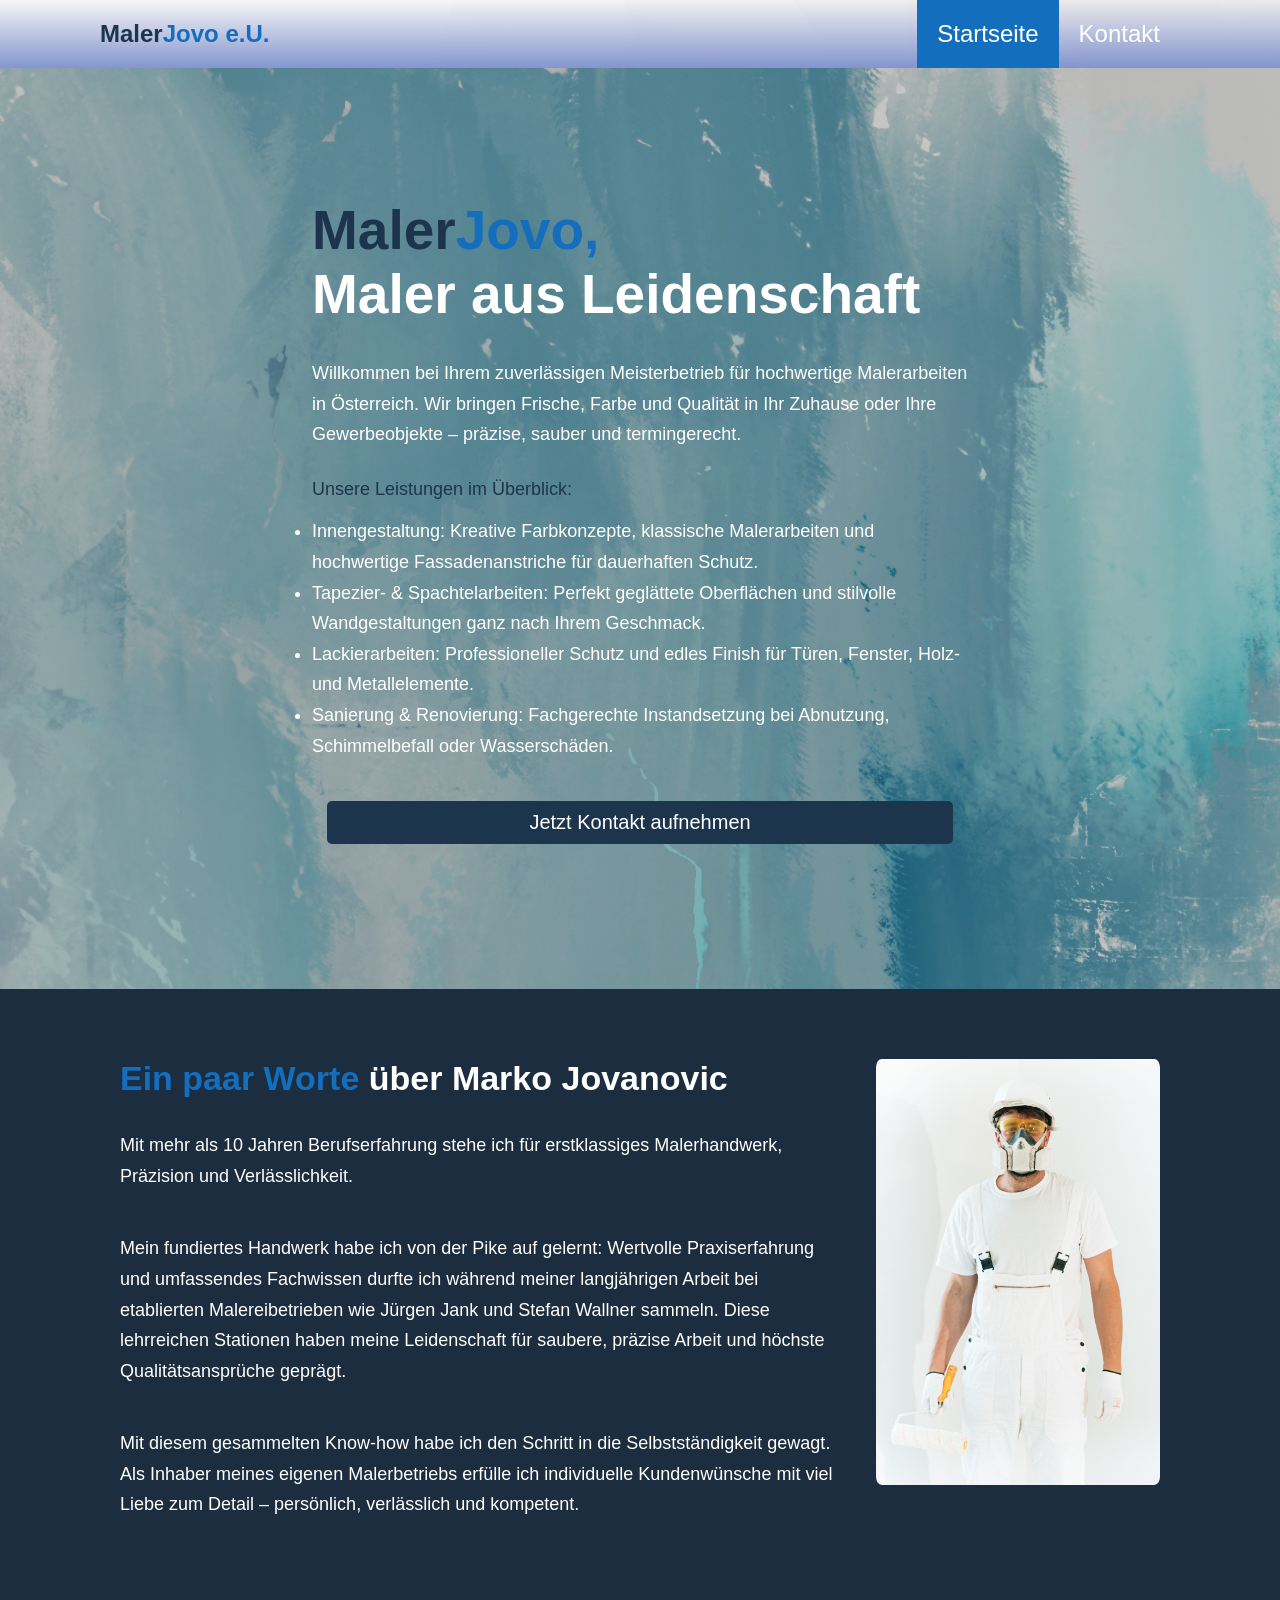
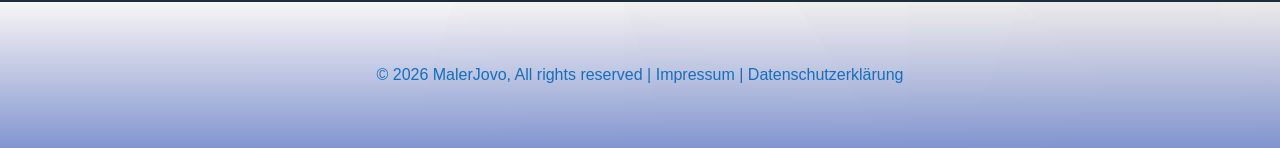
<file: index.html>
<!DOCTYPE html>
<html lang="de">
<head>
    <meta charset="UTF-8">
    <meta name="viewport" content="width=device-width, initial-scale=1.0">
    <meta name="description" content="Hier findest du die Webseite vom Maler Marko Jovanovic">
    <meta name="keywords" content="MalerJovo Webseite">
    <link rel="stylesheet" href="/style.css">
    <title>MalerJovo</title>
</head>
<body>
    <header>
        <nav id="main-nav">
            <div class="standart-container">
                <h1><span class="text-highlighted">Maler</span><span class="text-highlighted2">Jovo e.U.</span></h1>
                <ul>
                    <li><a class="active-page" href="/index.html">Startseite</a></li>
                    <li><a href="/contact.html">Kontakt</a></li>
                </ul>
            </div>
        </nav>

        <div id="welcome">
            <div class="standart-container">
                 <div class="welcome-content">
                    <h2><span class="text-highlighted">Maler</span><span class="text-highlighted2">Jovo,</span><br>Maler aus Leidenschaft</h2>
                    <p>Willkommen bei Ihrem zuverlässigen Meisterbetrieb für hochwertige Malerarbeiten in Österreich. Wir bringen Frische, Farbe und Qualität in Ihr Zuhause oder Ihre Gewerbeobjekte – präzise, sauber und termingerecht.</p>
                    <p><span class="text-highlighted">Unsere Leistungen im Überblick:</span></p>
                    <ul>
                        <li>Innengestaltung: Kreative Farbkonzepte, klassische Malerarbeiten und hochwertige Fassadenanstriche für dauerhaften Schutz.</li>
                        <li>Tapezier- & Spachtelarbeiten: Perfekt geglättete Oberflächen und stilvolle Wandgestaltungen ganz nach Ihrem Geschmack.</li>
                        <li>Lackierarbeiten: Professioneller Schutz und edles Finish für Türen, Fenster, Holz- und Metallelemente.</li> 
                        <li>Sanierung & Renovierung: Fachgerechte Instandsetzung bei Abnutzung, Schimmelbefall oder Wasserschäden.</li>
                    </ul>
                    <a class="btn" href="/contact.html">Jetzt Kontakt aufnehmen</a>
                </div>
               <!--<div class="welcome-img">
                    <img src="/img/pexels-19x14-8481698.jpg" alt="Bild">
                </div>--> 
            </div>
           
        </div>
    </header>
    <section id="about">
        <div class="standart-container">
            <div class="about-content">
                <h2><span class="text-highlighted2">Ein paar Worte</span> über Marko Jovanovic</h2>
                <p>Mit mehr als 10 Jahren Berufserfahrung stehe ich für erstklassiges Malerhandwerk, Präzision und Verlässlichkeit.</p>
                <br>
                <p>Mein fundiertes Handwerk habe ich von der Pike auf gelernt: Wertvolle Praxiserfahrung und umfassendes Fachwissen durfte ich während meiner langjährigen Arbeit bei etablierten Malereibetrieben wie Jürgen Jank und Stefan Wallner sammeln. Diese lehrreichen Stationen haben meine Leidenschaft für saubere, präzise Arbeit und höchste Qualitätsansprüche geprägt.</p>
                <br>
                <p>Mit diesem gesammelten Know-how habe ich den Schritt in die Selbstständigkeit gewagt. Als Inhaber meines eigenen Malerbetriebs erfülle ich individuelle Kundenwünsche mit viel Liebe zum Detail – persönlich, verlässlich und kompetent.</p>
                
            </div>
            <div class="about-img">
                <img src="/img/pexels-shkrabaanthony-4981780.jpg" alt="Profilbild">
            </div>
        </div>

    </section>
    <footer id="main-footer">
        <div class="standart-container">
            <p>&copy; 2026 MalerJovo, All rights reserved | <a href="/contact.html">Impressum</a> | <a href="/contact.html">Datenschutzerklärung</a></p>
        </div>

    </footer>
    
</body>
</html>
</file>
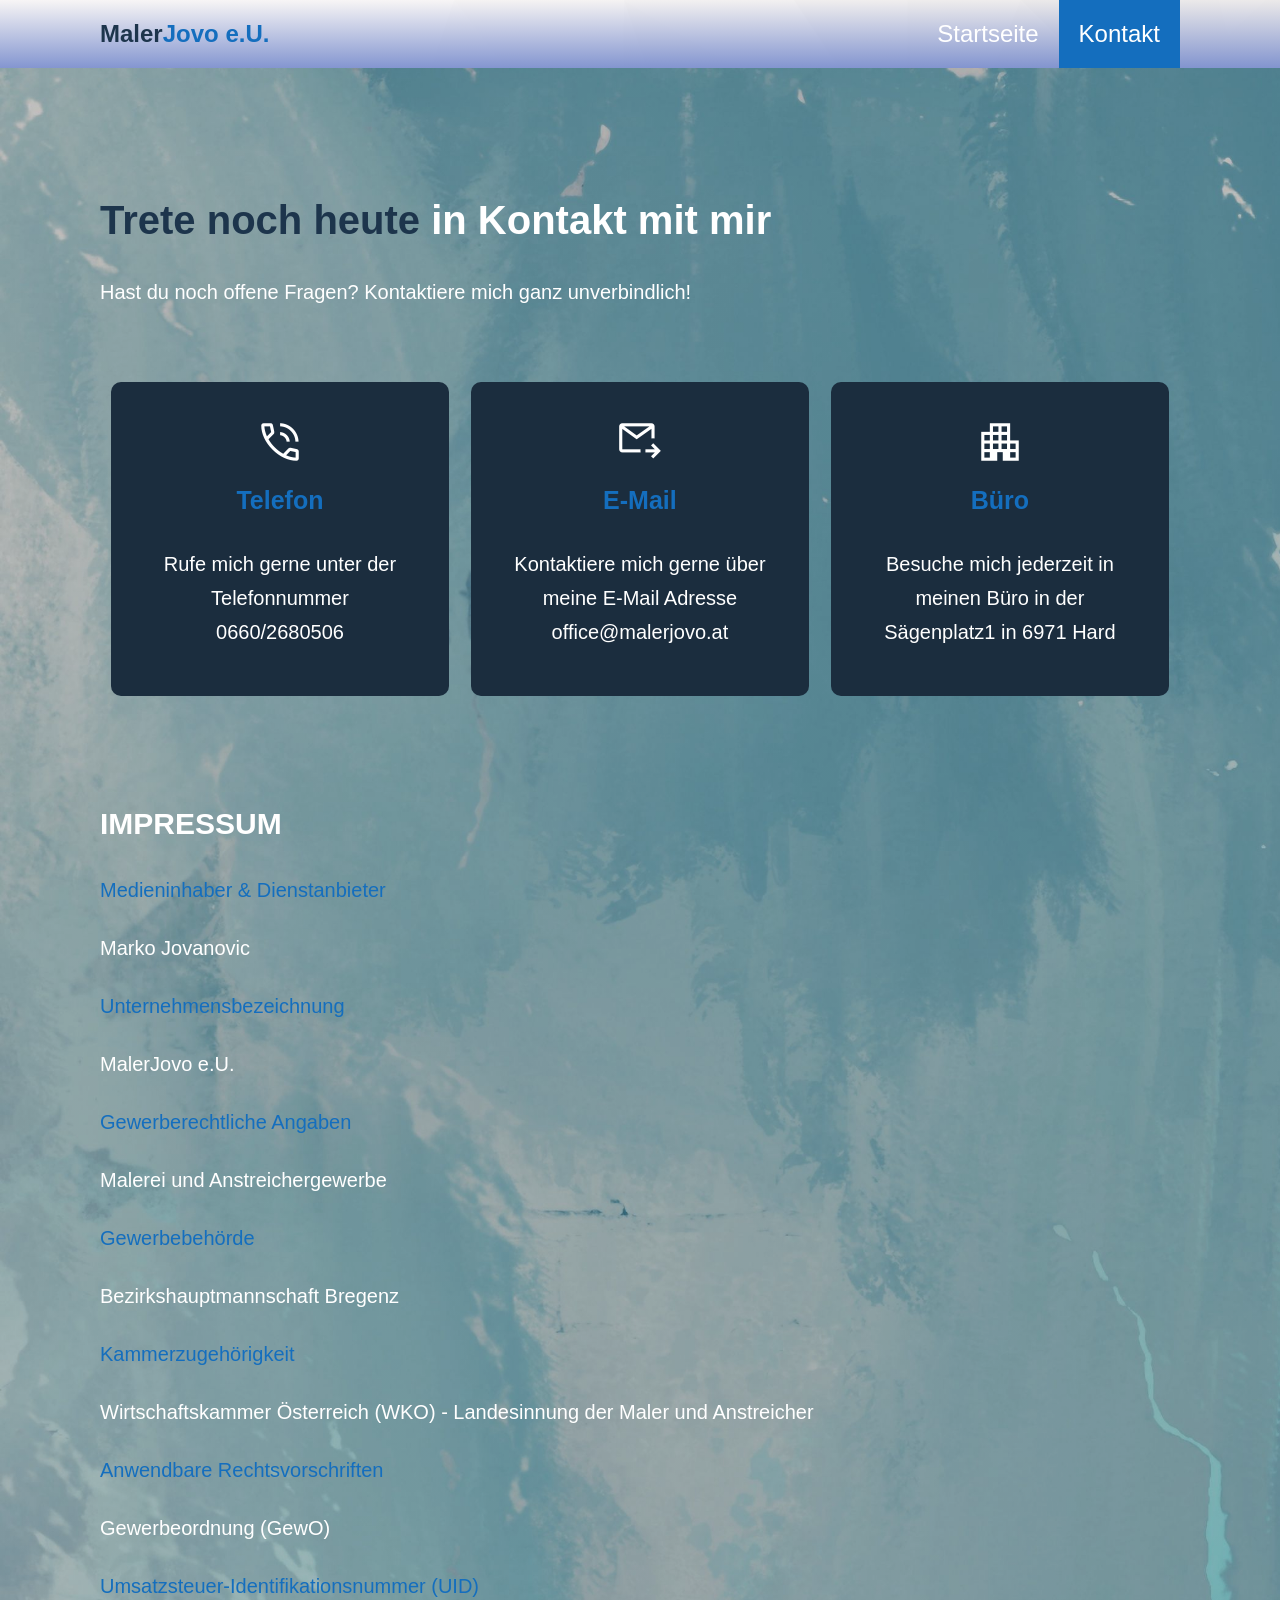
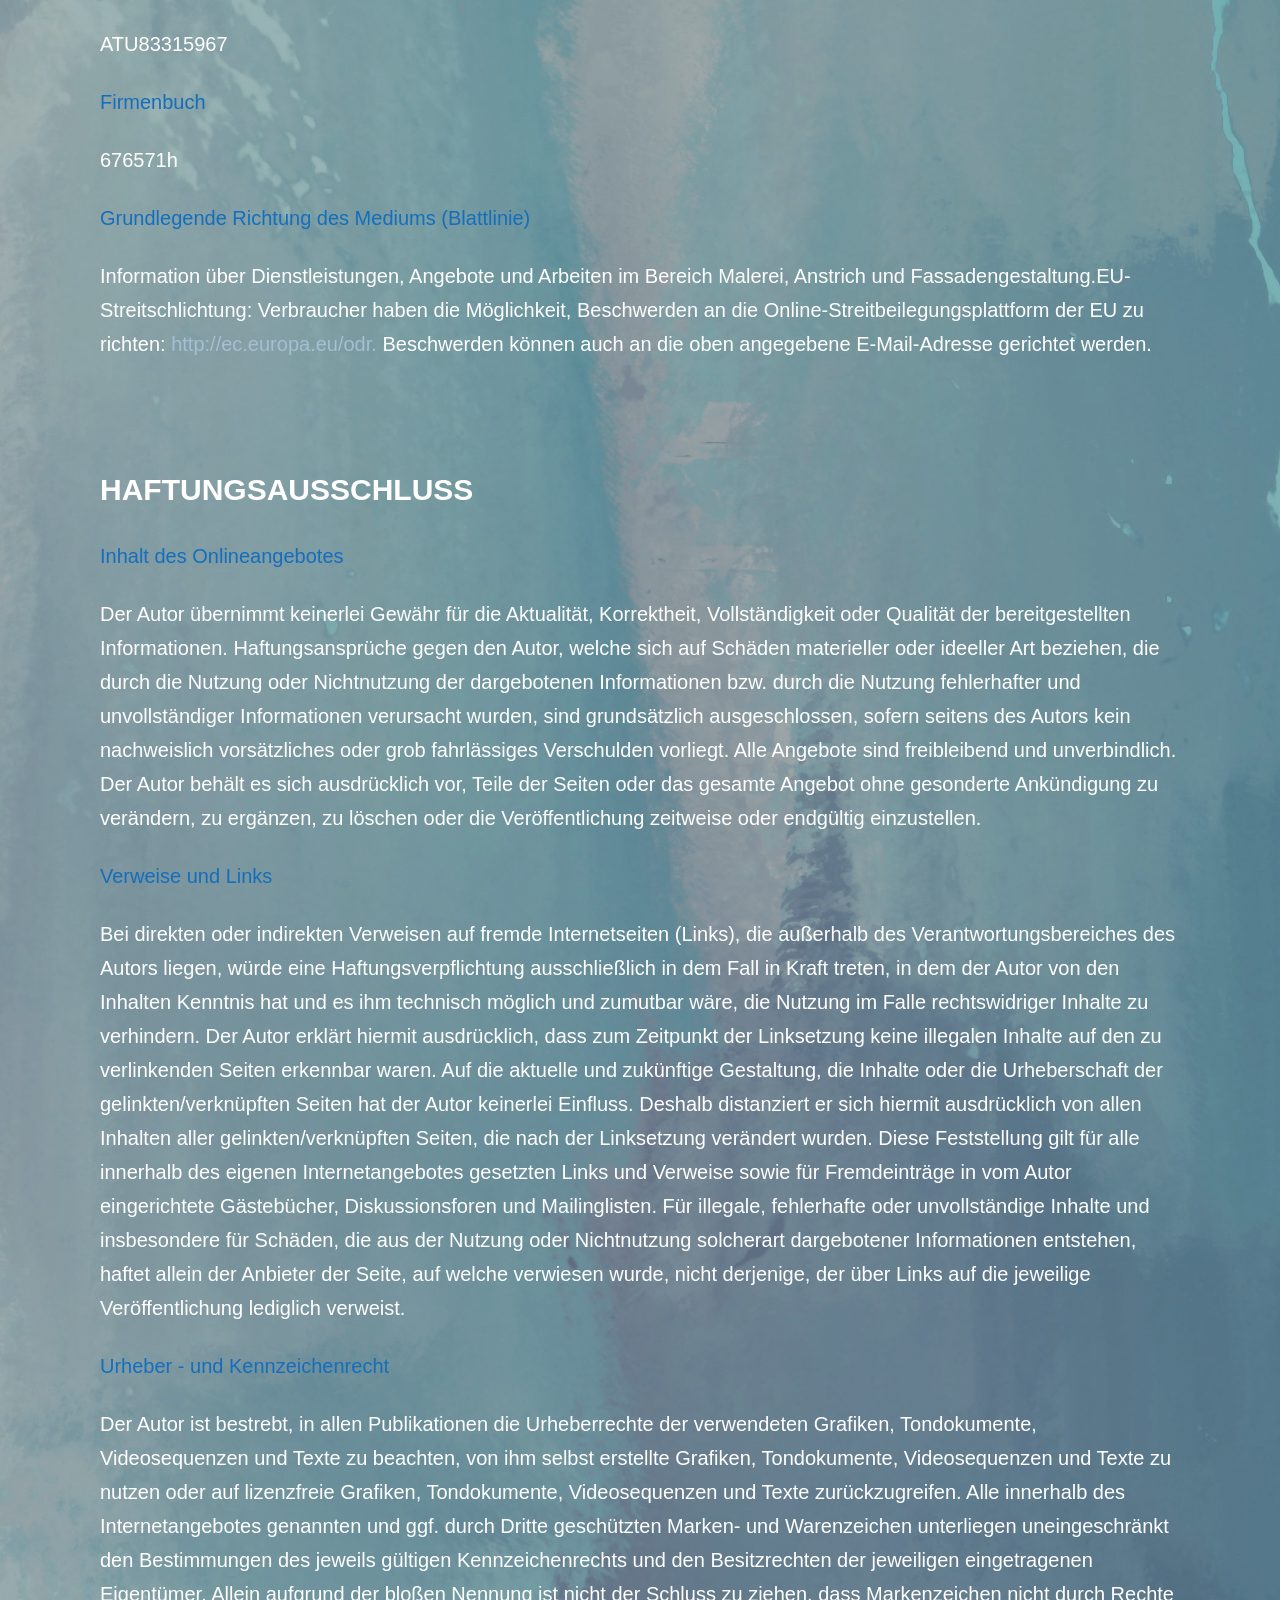
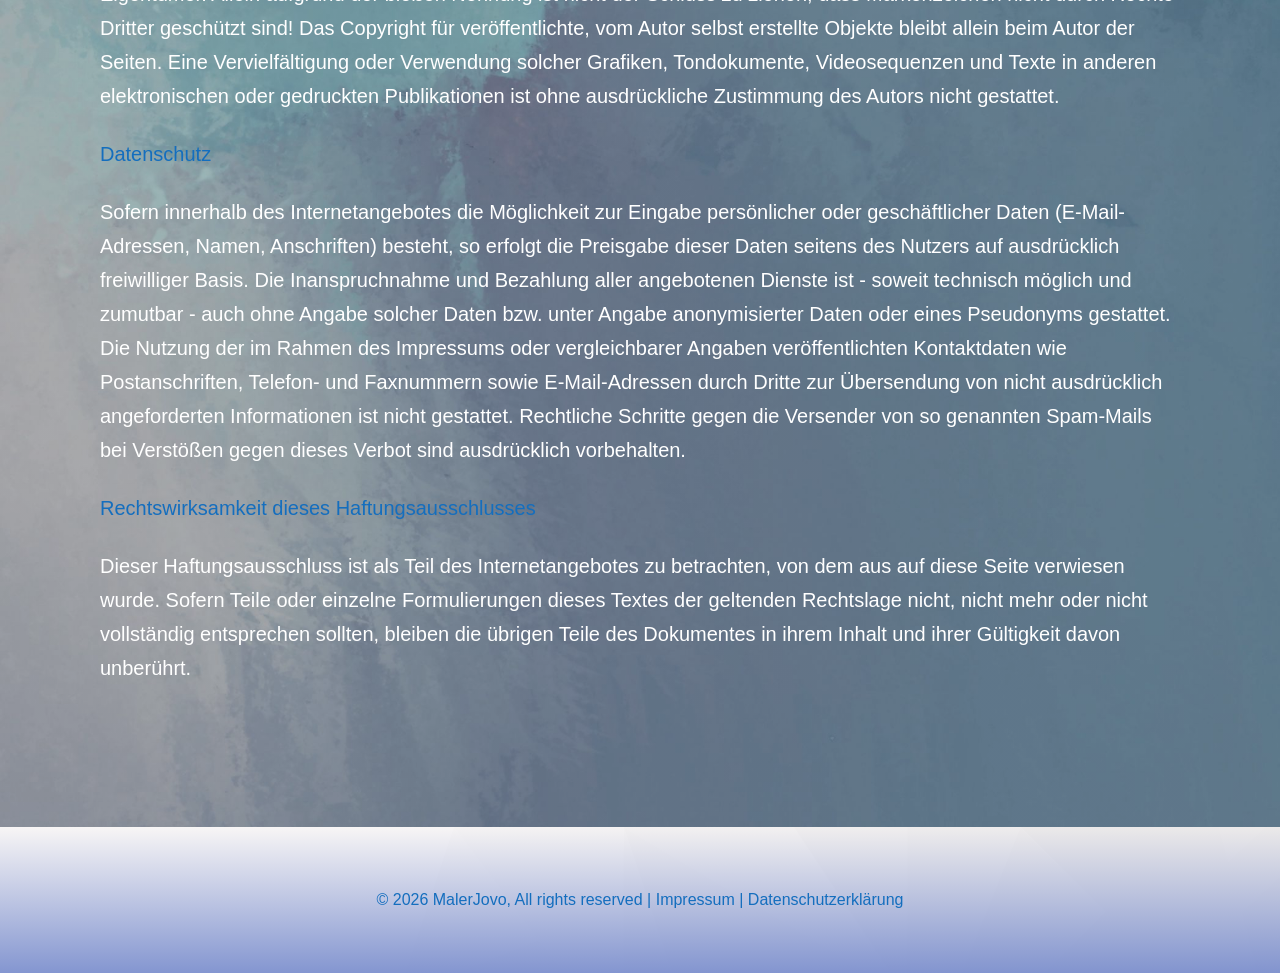
<file: contact.html>
<!DOCTYPE html>
<html lang="de">
<head>
    <meta charset="UTF-8">
    <meta name="viewport" content="width=device-width, initial-scale=1.0">
    <meta name="description" content="Nehme noch heute mit MalerJovo Kontakt auf">
    <meta name="keywords" content="MalerJovo Kontakt">
    <link rel="stylesheet" href="/style.css">
    <link rel="stylesheet" href="https://fonts.googleapis.com/css2?family=Material+Symbols+Outlined:opsz,wght,FILL,GRAD@20..48,100..700,0..1,-50..200&icon_names=apartment" />
    <link rel="stylesheet" href="https://fonts.googleapis.com/css2?family=Material+Symbols+Outlined:opsz,wght,FILL,GRAD@20..48,100..700,0..1,-50..200&icon_names=outgoing_mai" />
    <title>MalerJovo Kontakt</title>
</head>
<body>
    <header>
        <nav id="main-nav">
            <div class="standart-container">
                <h1><span class="text-highlighted">Maler</span><span class="text-highlighted2">Jovo e.U.</span></h1>
                <ul>
                    <li><a href="/index.html">Startseite</a></li>
                    <li><a class="active-page" href="/contact.html">Kontakt</a></li>
                </ul>
            </div>
        </nav>
        </div>
    </header>
    <div id="contact-heading">
        <div class="standart-container">
            <div class="heading-content">
                <h2><span class="text-highlighted">Trete noch heute</span> in Kontakt mit mir</h2>
                <p>Hast du noch offene Fragen? Kontaktiere mich ganz unverbindlich!</p>

                <section id="contact-options">
        <div class="standart-container">
            <div class="contact-option">
                <span class="material-symbols-outlined">phone_in_talk</span>
                <h3>Telefon</h3>
                <p>Rufe mich gerne unter der Telefonnummer 0660/2680506</p>
            </div>
            <div class="contact-option">
                <span class="material-symbols-outlined">outgoing_mail</span>
                <h3>E-Mail</h3>
                <p>Kontaktiere mich gerne über meine E-Mail Adresse office@malerjovo.at</p>
            </div>
            <div class="contact-option">
                <span class="material-symbols-outlined">apartment</span>
                <h3>Büro</h3>
                <p>Besuche mich jederzeit in meinen Büro in der Sägenplatz1 in 6971 Hard</p>
            </div>
        </div>
    </section>
                <div>
                    <h3><b>IMPRESSUM</b></h3>
                    <p class="content-highlighted">Medieninhaber & Dienstanbieter</p>
                    <p>Marko Jovanovic</p>
                    <p class="content-highlighted">Unternehmensbezeichnung</p>
                    <p>MalerJovo e.U.</p>
                    <p class="content-highlighted">Gewerberechtliche Angaben</p>
                    <p>Malerei und Anstreichergewerbe</p>
                    <p class="content-highlighted">Gewerbebehörde</p>
                    <p>Bezirkshauptmannschaft Bregenz</p>
                    <p class="content-highlighted">Kammerzugehörigkeit</p>
                    <p>Wirtschaftskammer Österreich (WKO) - Landesinnung der Maler und Anstreicher</p>
                    <p class="content-highlighted">Anwendbare Rechtsvorschriften</p>
                    <p>Gewerbeordnung (GewO)</p>
                    <p class="content-highlighted">Umsatzsteuer-Identifikationsnummer (UID)</p>
                    <p>ATU83315967</p>
                    <p class="content-highlighted">Firmenbuch</p>
                    <p>676571h</p>
                    <p class="content-highlighted">Grundlegende Richtung des Mediums (Blattlinie)</p>
                    <p>Information über Dienstleistungen, Angebote und Arbeiten im Bereich Malerei, Anstrich und Fassadengestaltung.EU-Streitschlichtung: Verbraucher haben die Möglichkeit, Beschwerden an die Online-Streitbeilegungsplattform der EU zu richten: <a href="http://ec.europa.eu/odr.">http://ec.europa.eu/odr.</a> Beschwerden können auch an die oben angegebene E-Mail-Adresse gerichtet werden.</p>
                    <h3><b>HAFTUNGSAUSSCHLUSS</b></h3>                    
                    <p class="content-highlighted">Inhalt des Onlineangebotes</p>
                    <p>Der Autor übernimmt keinerlei Gewähr für die Aktualität, Korrektheit, Vollständigkeit oder Qualität der bereitgestellten Informationen. Haftungsansprüche gegen den Autor, welche sich auf Schäden materieller oder ideeller Art beziehen, die durch die Nutzung oder Nichtnutzung der dargebotenen Informationen bzw. durch die Nutzung fehlerhafter und unvollständiger Informationen verursacht wurden, sind grundsätzlich ausgeschlossen, sofern seitens des Autors kein nachweislich vorsätzliches oder grob fahrlässiges Verschulden vorliegt. Alle Angebote sind freibleibend und unverbindlich. Der Autor behält es sich ausdrücklich vor, Teile der Seiten oder das gesamte Angebot ohne gesonderte Ankündigung zu verändern, zu ergänzen, zu löschen oder die Veröffentlichung zeitweise oder endgültig einzustellen.</p>
                    <p class="content-highlighted">Verweise und Links</p>
                    <p>Bei direkten oder indirekten Verweisen auf fremde Internetseiten (Links), die außerhalb des Verantwortungsbereiches des Autors liegen, würde eine Haftungsverpflichtung ausschließlich in dem Fall in Kraft treten, in dem der Autor von den Inhalten Kenntnis hat und es ihm technisch möglich und zumutbar wäre, die Nutzung im Falle rechtswidriger Inhalte zu verhindern. Der Autor erklärt hiermit ausdrücklich, dass zum Zeitpunkt der Linksetzung keine illegalen Inhalte auf den zu verlinkenden Seiten erkennbar waren. Auf die aktuelle und zukünftige Gestaltung, die Inhalte oder die Urheberschaft der gelinkten/verknüpften Seiten hat der Autor keinerlei Einfluss. Deshalb distanziert er sich hiermit ausdrücklich von allen Inhalten aller gelinkten/verknüpften Seiten, die nach der Linksetzung verändert wurden. Diese Feststellung gilt für alle innerhalb des eigenen Internetangebotes gesetzten Links und Verweise sowie für Fremdeinträge in vom Autor eingerichtete Gästebücher, Diskussionsforen und Mailinglisten. Für illegale, fehlerhafte oder unvollständige Inhalte und insbesondere für Schäden, die aus der Nutzung oder Nichtnutzung solcherart dargebotener Informationen entstehen, haftet allein der Anbieter der Seite, auf welche verwiesen wurde, nicht derjenige, der über Links auf die jeweilige Veröffentlichung lediglich verweist.</p>
                    <p class="content-highlighted"> Urheber - und Kennzeichenrecht</p>
                    <p>Der Autor ist bestrebt, in allen Publikationen die Urheberrechte der verwendeten Grafiken, Tondokumente, Videosequenzen und Texte zu beachten, von ihm selbst erstellte Grafiken, Tondokumente, Videosequenzen und Texte zu nutzen oder auf lizenzfreie Grafiken, Tondokumente, Videosequenzen und Texte zurückzugreifen. Alle innerhalb des Internetangebotes genannten und ggf. durch Dritte geschützten Marken- und Warenzeichen unterliegen uneingeschränkt den Bestimmungen des jeweils gültigen Kennzeichenrechts und den Besitzrechten der jeweiligen eingetragenen Eigentümer. Allein aufgrund der bloßen Nennung ist nicht der Schluss zu ziehen, dass Markenzeichen nicht durch Rechte Dritter geschützt sind! Das Copyright für veröffentlichte, vom Autor selbst erstellte Objekte bleibt allein beim Autor der Seiten. Eine Vervielfältigung oder Verwendung solcher Grafiken, Tondokumente, Videosequenzen und Texte in anderen elektronischen oder gedruckten Publikationen ist ohne ausdrückliche Zustimmung des Autors nicht gestattet.</p>
                    <p class="content-highlighted">Datenschutz</p>
                    <p>Sofern innerhalb des Internetangebotes die Möglichkeit zur Eingabe persönlicher oder geschäftlicher Daten (E-Mail-Adressen, Namen, Anschriften) besteht, so erfolgt die Preisgabe dieser Daten seitens des Nutzers auf ausdrücklich freiwilliger Basis. Die Inanspruchnahme und Bezahlung aller angebotenen Dienste ist - soweit technisch möglich und zumutbar - auch ohne Angabe solcher Daten bzw. unter Angabe anonymisierter Daten oder eines Pseudonyms gestattet. Die Nutzung der im Rahmen des Impressums oder vergleichbarer Angaben veröffentlichten Kontaktdaten wie Postanschriften, Telefon- und Faxnummern sowie E-Mail-Adressen durch Dritte zur Übersendung von nicht ausdrücklich angeforderten Informationen ist nicht gestattet. Rechtliche Schritte gegen die Versender von so genannten Spam-Mails bei Verstößen gegen dieses Verbot sind ausdrücklich vorbehalten.</p>
                    <p class="content-highlighted">Rechtswirksamkeit dieses Haftungsausschlusses</p>
                    <p>Dieser Haftungsausschluss ist als Teil des Internetangebotes zu betrachten, von dem aus auf diese Seite verwiesen wurde. Sofern Teile oder einzelne Formulierungen dieses Textes der geltenden Rechtslage nicht, nicht mehr oder nicht vollständig entsprechen sollten, bleiben die übrigen Teile des Dokumentes in ihrem Inhalt und ihrer Gültigkeit davon unberührt.</p>
                </div>
            </div>
        </div>
    </div>
    <footer id="main-footer">
        <div class="standart-container">
            <p>&copy; 2026 MalerJovo, All rights reserved | <a href="/contact.html">Impressum</a> | <a href="/contact.html">Datenschutzerklärung</a></p>
        </div>

    </footer>
    
</body>
</html>
</file>
<file: style.css>
* {
    font-family: Arial, Helvetica, sans-serif;
    box-sizing: border-box;
    padding: 0px;
    margin: 0px;
}

h1, h2, h3, h4, h5, h6 {
    padding-bottom: 20px;
}

a {
    text-decoration: none;
}

p {
    padding-top: 12px;
    padding-bottom: 12px;
}

/* --- Hilfsklassen --- */ 

.standart-container {
    max-width: 1080px;
    margin: 0 auto;
}

.text-highlighted {
    color: rgb(29, 53, 76); 
}

.btn {
    font-size: 20px;
    display: block;
    color: white; 
    background-color: rgb(29, 53, 76);
    padding: 10px 15px;
    text-align: center;
    border-radius: 5px;
    margin: 15px;
    margin-top: 40px;
}

.btn:hover {
    background-color: rgb(29, 53, 76);
    color:rgb(20, 110, 190);
}

.content-highlighted {
    color: rgb(20, 110, 190);
}

.text-highlighted2 {
    color: rgb(20, 110, 190);
}

/* --- NavBar --- */

#main-nav {
        background-image: linear-gradient(rgba(246, 235, 235, 0.2), rgba(119, 139, 204, 0.9)), url(/img/Banner_Light.png);

}

#main-nav::after {
    content: "";
    display: block;
    clear: both;
}

#main-nav a {
    color: white;
}
#main-nav h1 {
    float: left;
    color: rgb(20, 110, 190);
    padding-top: 20px;

}

#main-nav ul {
    float: right;
    list-style: none;

}

#main-nav ul li {
    float: left;
}

#main-nav ul li a {
    display: block;
    font-size: 24px;
    padding: 20px;
    text-align: center;

}

#main-nav ul li a:hover {
    background-color: rgb(20, 110, 190);
    color: white;

}

#main-nav ul li a.active-page {
    background-color: rgb(20, 110, 190);
    color: white;

}

/* --- Main Sektion --- */

#welcome {
    background-image: linear-gradient(rgba(0,0,0, 0.2), rgba(0,0,0,0.2)), url(/img/pexels-steve-25365229.jpg);
    min-height: 500px;
    background-repeat: no-repeat;
    background-size: cover;
}

#welcome::after {
    content: "";
    display: block; 
    clear: both;
}
#welcome .welcome-content {
    /*float: right;*/
    margin: auto;
    width: 70%;
    color: white;
    padding: 130px 50px;
}

#welcome .welcome-img {
    float: left;
    width: 30%;
    padding-top: 170px;
}

#welcome .welcome-img img {
    width: 100%;
    border-radius: 3%;
}

#welcome .welcome-content h2 {
    font-size: 55px;
}

#welcome .welcome-content p {
        line-height: 1.7em;
        font-size: 18px;
}

#welcome .welcome-content ul {
    line-height: 1.7em;
    font-size: 18px;
}

/* --- About Sektion --- */ 
#about {
    background-color: rgb(27, 45, 62);
    padding-top: 50px;
    padding-bottom: 50px;
}

#about:after {
    content: "";
    display: block;
    clear: both;
}
#about .about-content {
    float: left;
    width: 70%;
    color: white;
    padding: 20px;
}

#about .about-img {
    float: left;
    width: 30%;
    padding: 20px;
}

#about .about-img img {
    width: 100%;
    border-radius: 2%;
}

#about .about-content h2 {
    font-size: 34px;
}

#about .about-content p {
    line-height: 1.7em;
    font-size: 18px;
}


/* --- Contact Heading Sektion --- */ 

#contact-heading {
    background-image: linear-gradient(rgba(0,0,0, 0.2), rgba(0,0,0,0.2)), url(/img/pexels-steve-25365229.jpg);
    min-height: 500px;
    background-repeat: no-repeat;
    background-size: cover;
}

#contact-heading .heading-content {
    color: white;
    padding: 130px 0px;
}

#contact-heading .heading-content h2 {
    font-size: 40px;
}

#contact-heading .heading-content p {
    font-size: 20px;
    line-height: 1.7em;
}

#contact-heading .heading-content h3 {
    padding-top: 100px;
    font-size: 30px;
}

#contact-heading .heading-content p a {
    color: rgb(166, 190, 211);
}

/* --- Contact Options Sektion --- */
#contact-options {
    margin-top: 50px;
}

#contact-options:after {
    content: "";
    display: block;
    clear: both;
}

#contact-options .contact-option {
    float: left;
    width: 31.33%;
    margin: 1%;
    text-align: center;
    padding: 35px;
    background-color: rgb(27, 45, 62);
    min-height: 300px;
    border-radius: 10px;
}

#contact-options .contact-option h3 {
    font-size: 25px;
    color: rgb(20, 110, 190);
    padding-top: 15px;
}

#contact-options .contact-option p {
    color: white;
    line-height: 1.7em;
}

#contact-options .material-symbols-outlined {
    font-size: 50px;
    color: white;
}

/* --- Footer --- */ 

#main-footer {
    background-image: linear-gradient(rgba(246, 235, 235, 0.2), rgba(119, 139, 204, 0.9)), url(/img/Banner_Light.png);
    min-height: 120px;
    padding: 52px; 

}

#main-footer p {
    text-align: center;
    color:  rgb(20, 110, 190);
}

#main-footer p a {
    color: rgb(20, 110, 190);
}
</file>
